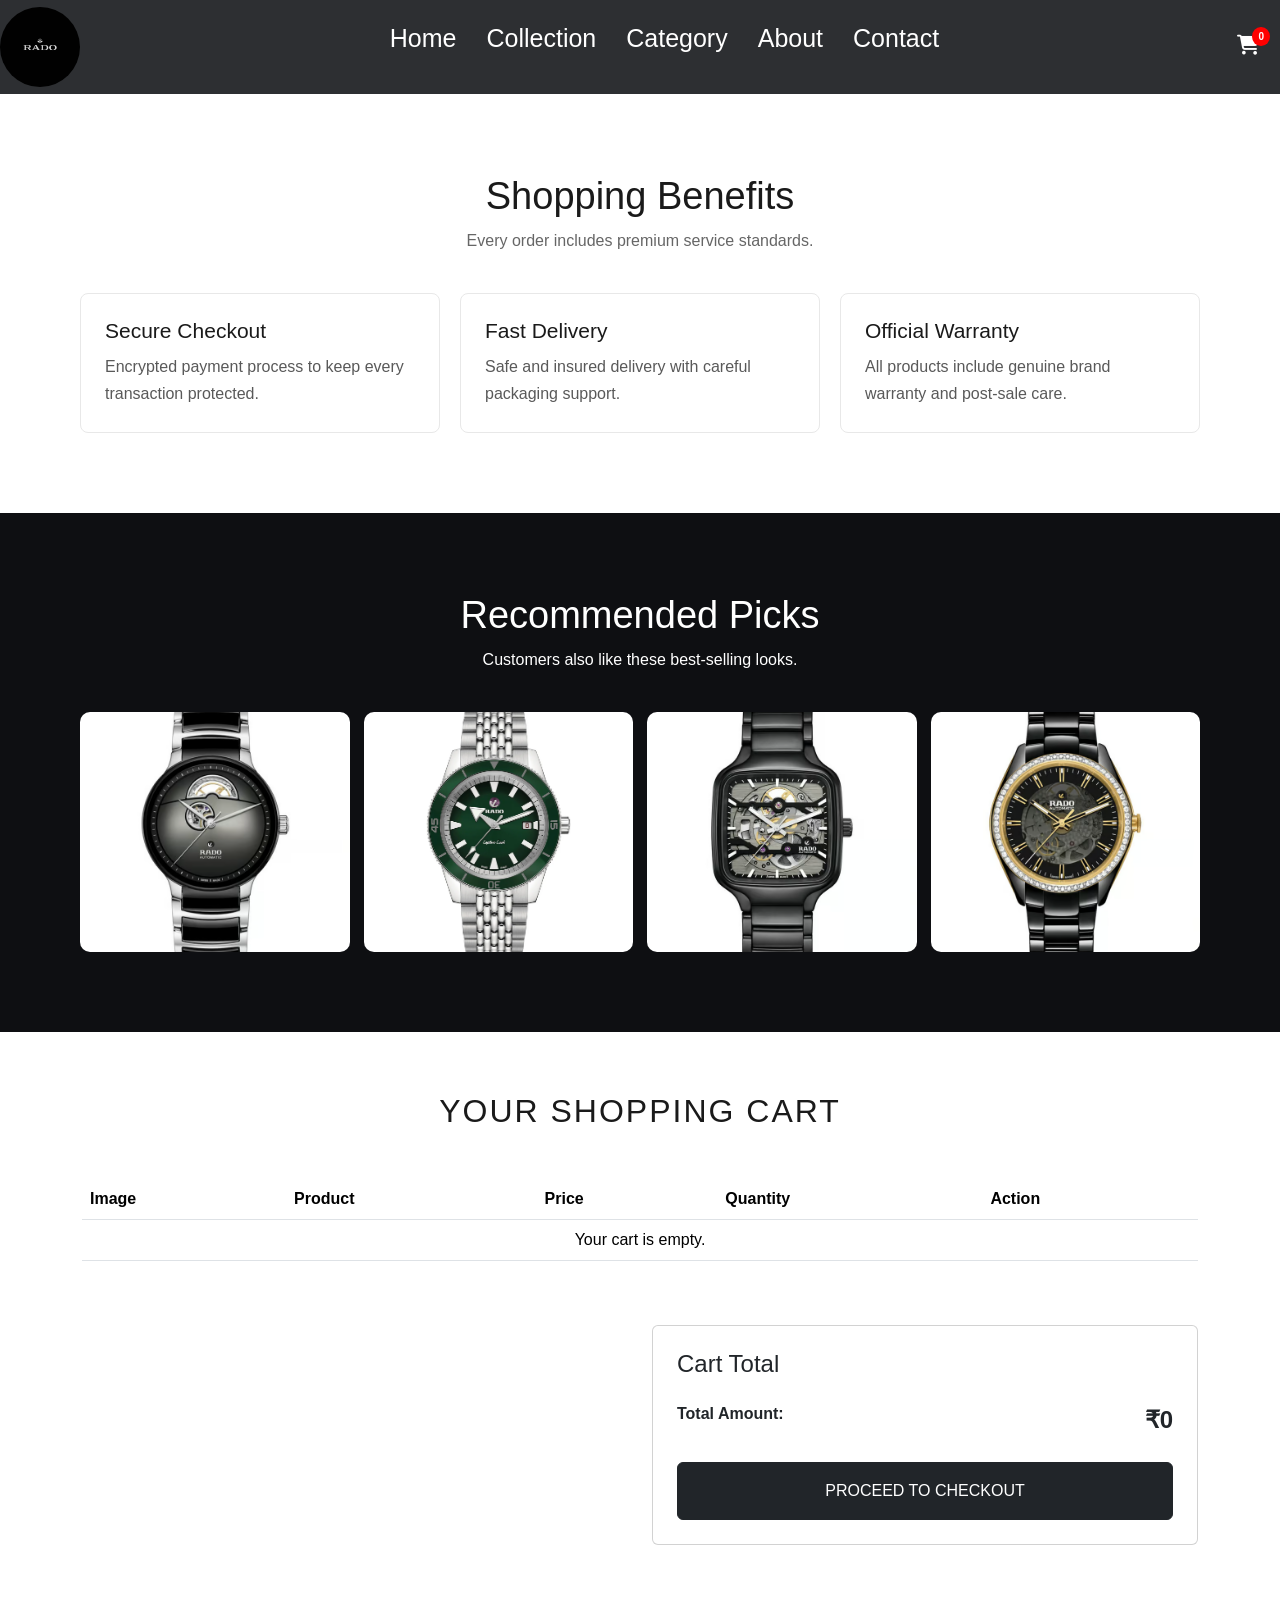
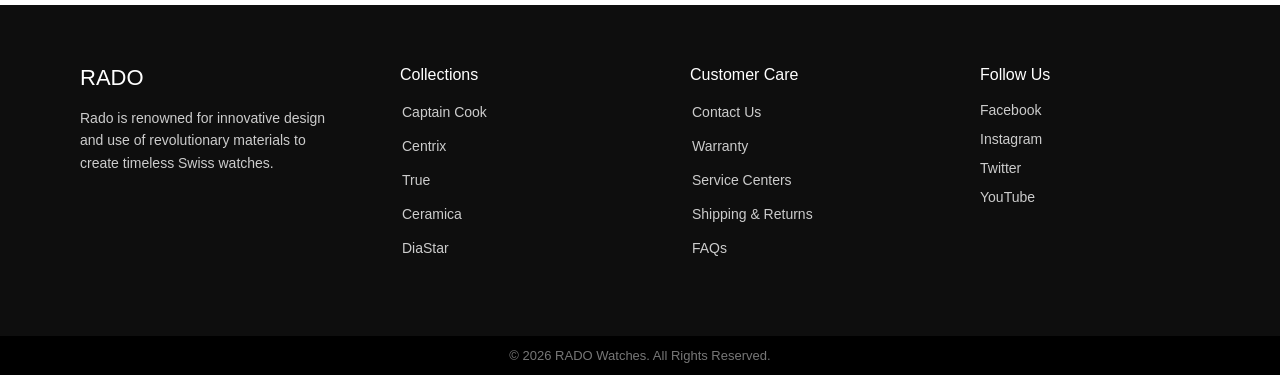
<file: cart.html>
<!DOCTYPE html>
<html lang="en">

<head>
    <meta charset="UTF-8">
    <meta name="viewport" content="width=device-width, initial-scale=1.0">
    <title>Your Cart | RADO</title>
    <link rel="stylesheet" href="style.css">
    <script src="https://code.jquery.com/jquery-3.7.1.min.js"></script>
    <link rel="stylesheet" href="https://cdnjs.cloudflare.com/ajax/libs/font-awesome/6.5.1/css/all.min.css">
    <link rel="stylesheet" href="bootstrap-5.3.8-dist/bootstrap-5.3.8-dist/css/bootstrap.min.css">
    <script src="bootstrap-5.3.8-dist/bootstrap-5.3.8-dist/js/bootstrap.bundle.min.js"></script>
</head>

<body class="inner-long-page">

    <div class="nav">
        <img src="img/RADO_LOGO.jpg" alt="Logo" class="img-logo">
        <ul class="menu">
            <li><a href="Home.html">Home</a></li>
            <li><a href="Collection.html">Collection</a></li>
            <li><a href="category.html">Category</a></li>
            <li><a href="About.html">About</a></li>
            <li><a href="contact.html">Contact</a></li>
        </ul>
        <div class="cart-icon-container">
            <a href="cart.html" class="cart-link">
                <i class="fa-solid fa-cart-shopping" style="font-size: 20px;"></i>
                <span class="cart-count">0</span>
            </a>
        </div>
        <i class="fa-solid fa-bars ham-burger"></i>
    </div>

    <section class="section-wrap light-bg">
        <div class="section-heading">
            <h2>Shopping Benefits</h2>
            <p>Every order includes premium service standards.</p>
        </div>
        <div class="inner-info-grid">
            <article class="inner-info-card">
                <h3>Secure Checkout</h3>
                <p>Encrypted payment process to keep every transaction protected.</p>
            </article>
            <article class="inner-info-card">
                <h3>Fast Delivery</h3>
                <p>Safe and insured delivery with careful packaging support.</p>
            </article>
            <article class="inner-info-card">
                <h3>Official Warranty</h3>
                <p>All products include genuine brand warranty and post-sale care.</p>
            </article>
        </div>
    </section>

    <section class="section-wrap dark-bg">
        <div class="section-heading white-text">
            <h2>Recommended Picks</h2>
            <p>Customers also like these best-selling looks.</p>
        </div>
        <div class="gallery-grid">
            <img src="img/centrix.avif" alt="Centrix recommendation">
            <img src="img/capitalTook.webp" alt="Captain Cook recommendation">
            <img src="img/true.avif" alt="True recommendation">
            <img src="img/hyperchrome.avif" alt="HyperChrome recommendation">
        </div>
    </section>

    <div class="container cart-container">
        <h2 class="cart-title">YOUR SHOPPING CART</h2>

        <div class="table-responsive">
            <table class="table align-middle">
                <thead>
                    <tr>
                        <th>Image</th>
                        <th>Product</th>
                        <th>Price</th>
                        <th>Quantity</th>
                        <th>Action</th>
                    </tr>
                </thead>
                <tbody id="cart-items">
                    <!-- Cart items will be injected here -->
                </tbody>
            </table>
        </div>

        <div class="row mt-5">
            <div class="col-md-6 offset-md-6">
                <div class="card p-4">
                    <h4 class="mb-4">Cart Total</h4>
                    <div class="d-flex justify-content-between mb-4">
                        <span class="fw-bold">Total Amount:</span>
                        <span class="fw-bold fs-4" id="cart-total-price">₹0</span>
                    </div>
                    <button class="btn btn-dark w-100 py-3" onclick="alert('Proceeding to checkout...')">PROCEED TO
                        CHECKOUT</button>
                </div>
            </div>
        </div>

    </div>

    <footer class="rado-footer">
        <div class="footer-container">
            <!-- COLUMN 1 -->
            <div class="footer-col">
                <h3>RADO</h3>
                <p>
                    Rado is renowned for innovative design and use of revolutionary
                    materials to create timeless Swiss watches.
                </p>
            </div>
            <!-- COLUMN 2 -->
            <div class="footer-col">
                <h4>Collections</h4>
                <ul>
                    <li><a href="#">Captain Cook</a></li>
                    <li><a href="#">Centrix</a></li>
                    <li><a href="#">True</a></li>
                    <li><a href="#">Ceramica</a></li>
                    <li><a href="#">DiaStar</a></li>
                </ul>
            </div>
            <!-- COLUMN 3 -->
            <div class="footer-col">
                <h4>Customer Care</h4>
                <ul>
                    <li><a href="#">Contact Us</a></li>
                    <li><a href="#">Warranty</a></li>
                    <li><a href="#">Service Centers</a></li>
                    <li><a href="#">Shipping & Returns</a></li>
                    <li><a href="#">FAQs</a></li>
                </ul>
            </div>
            <!-- COLUMN 4 -->
            <div class="footer-col">
                <h4>Follow Us</h4>
                <div class="social-icons">
                    <a href="#">Facebook</a>
                    <a href="#">Instagram</a>
                    <a href="#">Twitter</a>
                    <a href="#">YouTube</a>
                </div>
            </div>
        </div>
        <!-- COPYRIGHT -->
        <div class="footer-bottom">
            © 2026 RADO Watches. All Rights Reserved.
        </div>
    </footer>

    <script src="script.js"></script>
</body>

</html>
</file>
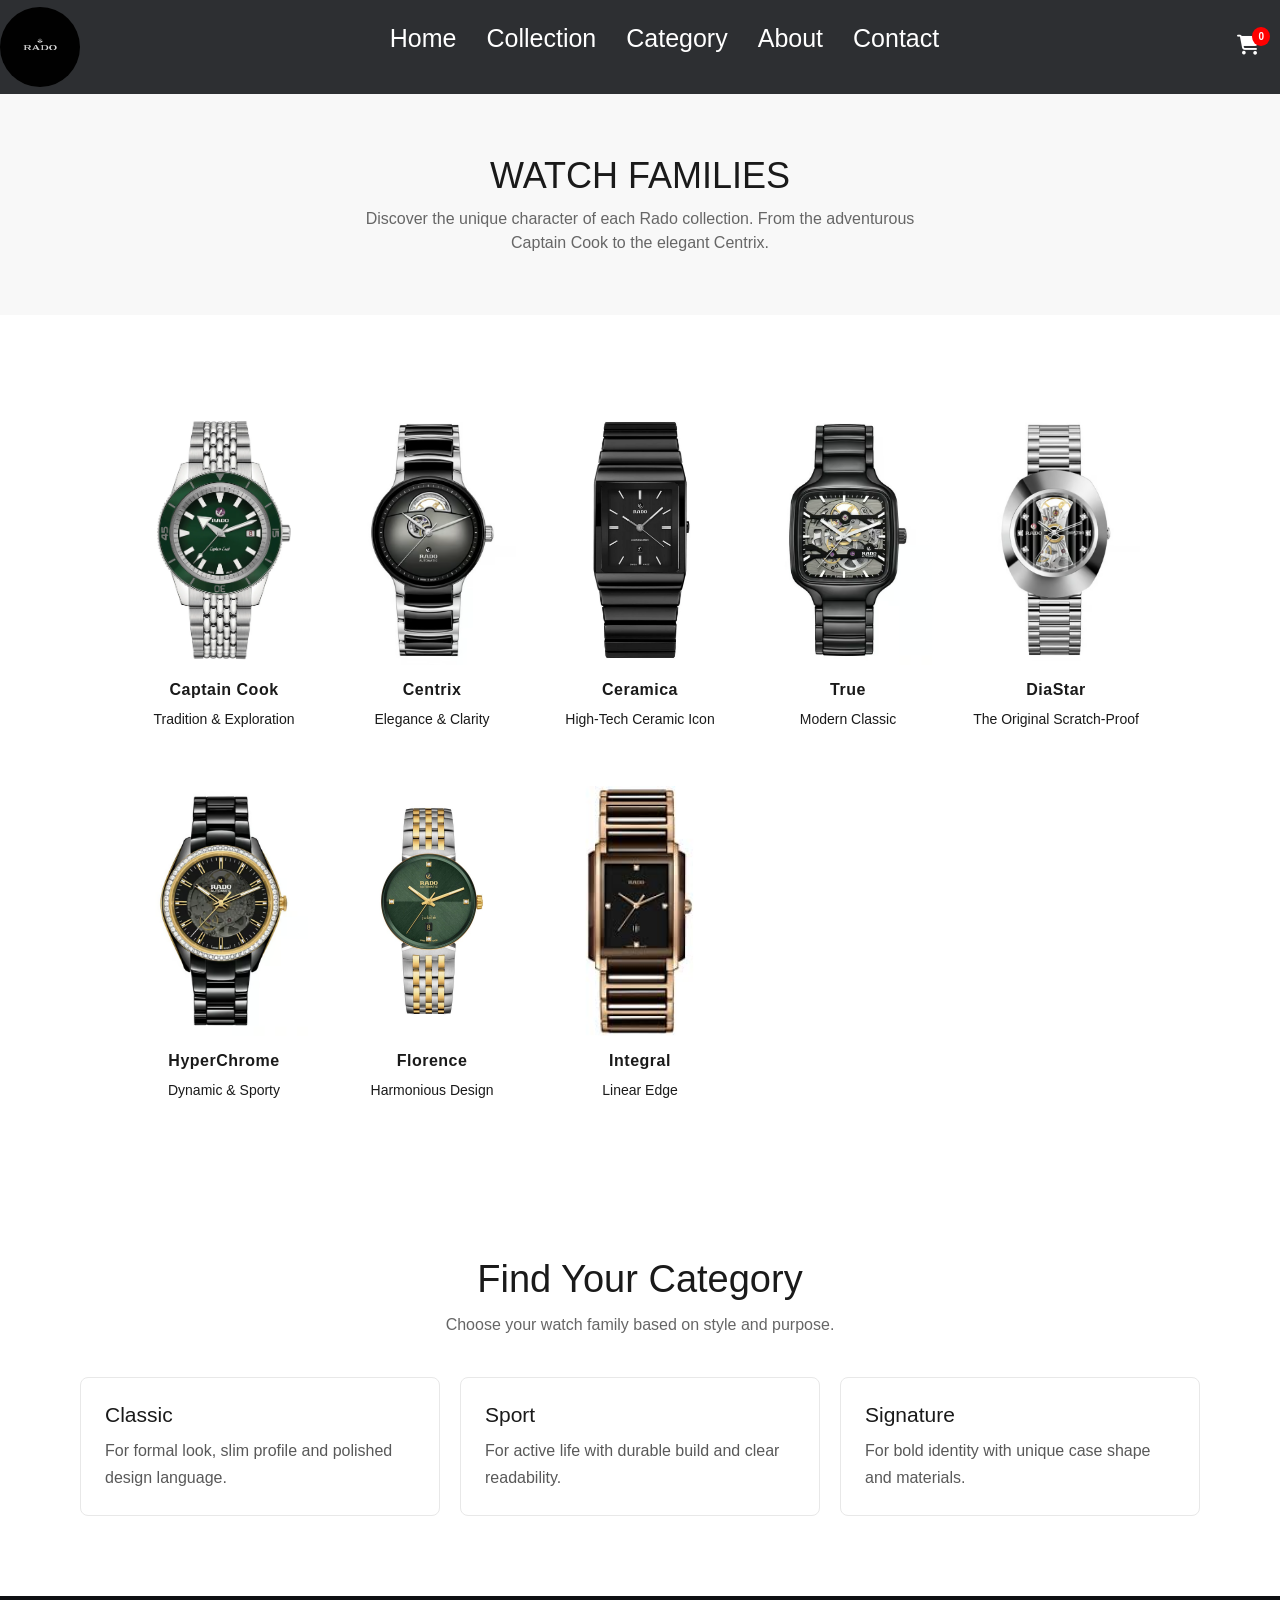
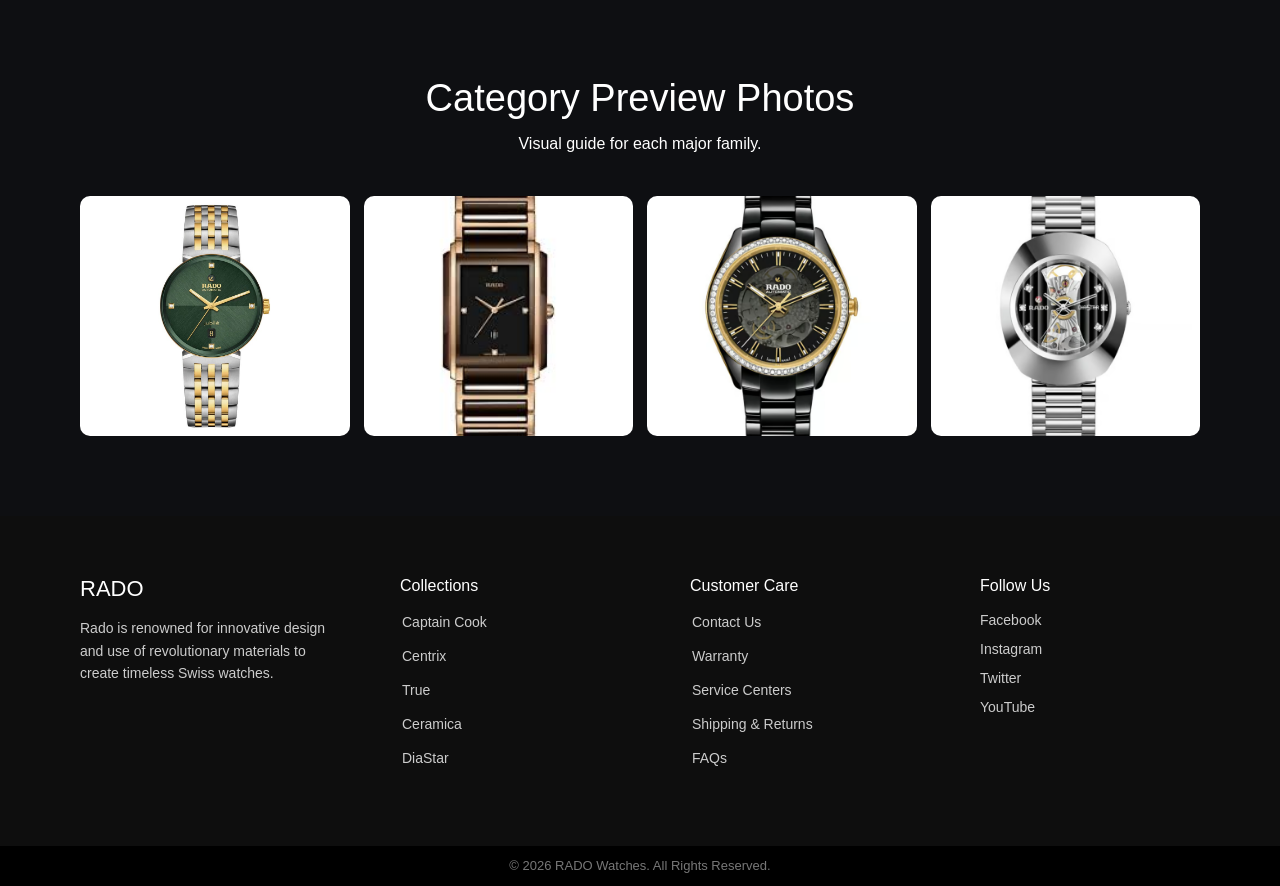
<file: category.html>
<!DOCTYPE html>
<html lang="en">

<head>
    <meta charset="UTF-8">
    <meta name="viewport" content="width=device-width, initial-scale=1.0">
    <title>Categories | RADO</title>
    <link rel="stylesheet" href="style.css">
    <script src="https://code.jquery.com/jquery-3.7.1.min.js"></script>
    <link rel="stylesheet" href="https://cdnjs.cloudflare.com/ajax/libs/font-awesome/6.5.1/css/all.min.css">
    <link rel="stylesheet" href="bootstrap-5.3.8-dist/bootstrap-5.3.8-dist/css/bootstrap.min.css">
    <script src="bootstrap-5.3.8-dist/bootstrap-5.3.8-dist/js/bootstrap.bundle.min.js"></script>
</head>

<body class="inner-long-page">

    <div class="nav">
        <img src="img/RADO_LOGO.jpg" alt="Logo" class="img-logo">
        <ul class="menu">
            <li><a href="Home.html">Home</a></li>
            <li><a href="Collection.html">Collection</a></li>
            <li><a href="category.html">Category</a></li>
            <li><a href="About.html">About</a></li>
            <li><a href="contact.html">Contact</a></li>
        </ul>
        <div class="cart-icon-container">
            <a href="cart.html" class="cart-link">
                <i class="fa-solid fa-cart-shopping" style="font-size: 20px;"></i>
                <span class="cart-count">0</span>
            </a>
        </div>
        <i class="fa-solid fa-bars ham-burger"></i>
    </div>

    <div class="category-hero">
        <h1>WATCH FAMILIES</h1>
        <p>Discover the unique character of each Rado collection. From the adventurous Captain Cook to the elegant
            Centrix.</p>
    </div>

    <!-- RADO COLLECTION SECTION -->
    <section class="rado-collections">

        <div class="collection-grid">

            <div class="collection-card">
                <img src="img/capitalTook.webp" alt="Captain Cook">
                <h3>Captain Cook</h3>
                <p>Tradition & Exploration</p>
            </div>

            <div class="collection-card">
                <img src="img/centrix.avif" alt="Centrix">
                <h3>Centrix</h3>
                <p>Elegance & Clarity</p>
            </div>

            <div class="collection-card">
                <img src="img/caramica.webp" alt="Ceramica">
                <h3>Ceramica</h3>
                <p>High-Tech Ceramic Icon</p>
            </div>

            <div class="collection-card">
                <img src="img/true.avif" alt="True">
                <h3>True</h3>
                <p>Modern Classic</p>
            </div>

            <div class="collection-card">
                <img src="img/diastar.avif" alt="DiaStar">
                <h3>DiaStar</h3>
                <p>The Original Scratch-Proof</p>
            </div>

            <div class="collection-card">
                <img src="img/hyperchrome.avif" alt="HyperChrome">
                <h3>HyperChrome</h3>
                <p>Dynamic & Sporty</p>
            </div>

            <div class="collection-card">
                <img src="img/florence.jpg" alt="Florence">
                <h3>Florence</h3>
                <p>Harmonious Design</p>
            </div>

            <div class="collection-card">
                <img src="img/integral.jpg" alt="Integral">
                <h3>Integral</h3>
                <p>Linear Edge</p>
            </div>

        </div>

    </section>

    <section class="section-wrap light-bg">
        <div class="section-heading">
            <h2>Find Your Category</h2>
            <p>Choose your watch family based on style and purpose.</p>
        </div>
        <div class="inner-info-grid">
            <article class="inner-info-card">
                <h3>Classic</h3>
                <p>For formal look, slim profile and polished design language.</p>
            </article>
            <article class="inner-info-card">
                <h3>Sport</h3>
                <p>For active life with durable build and clear readability.</p>
            </article>
            <article class="inner-info-card">
                <h3>Signature</h3>
                <p>For bold identity with unique case shape and materials.</p>
            </article>
        </div>
    </section>

    <section class="section-wrap dark-bg">
        <div class="section-heading white-text">
            <h2>Category Preview Photos</h2>
            <p>Visual guide for each major family.</p>
        </div>
        <div class="gallery-grid">
            <img src="img/florence.jpg" alt="Florence category">
            <img src="img/integral.jpg" alt="Integral category">
            <img src="img/hyperchrome.avif" alt="HyperChrome category">
            <img src="img/diastar.avif" alt="DiaStar category">
        </div>
    </section>

    <footer class="rado-footer">

        <div class="footer-container">

            <!-- COLUMN 1 -->
            <div class="footer-col">
                <h3>RADO</h3>
                <p>
                    Rado is renowned for innovative design and use of revolutionary
                    materials to create timeless Swiss watches.
                </p>
            </div>

            <!-- COLUMN 2 -->
            <div class="footer-col">
                <h4>Collections</h4>
                <ul>
                    <li><a href="#">Captain Cook</a></li>
                    <li><a href="#">Centrix</a></li>
                    <li><a href="#">True</a></li>
                    <li><a href="#">Ceramica</a></li>
                    <li><a href="#">DiaStar</a></li>
                </ul>
            </div>

            <!-- COLUMN 3 -->
            <div class="footer-col">
                <h4>Customer Care</h4>
                <ul>
                    <li><a href="#">Contact Us</a></li>
                    <li><a href="#">Warranty</a></li>
                    <li><a href="#">Service Centers</a></li>
                    <li><a href="#">Shipping & Returns</a></li>
                    <li><a href="#">FAQs</a></li>
                </ul>
            </div>

            <!-- COLUMN 4 -->
            <div class="footer-col">
                <h4>Follow Us</h4>
                <div class="social-icons">
                    <a href="#">Facebook</a>
                    <a href="#">Instagram</a>
                    <a href="#">Twitter</a>
                    <a href="#">YouTube</a>
                </div>
            </div>

        </div>

        <!-- COPYRIGHT -->
        <div class="footer-bottom">
            © 2026 RADO Watches. All Rights Reserved.
        </div>

    </footer>

    <script src="script.js"></script>
</body>

</html>
</file>
<file: style.css>
* {
    margin: 0;
    padding: 0;
    box-sizing: border-box;
}

html {
    overflow-x: hidden;
}

body {
    overflow-x: hidden;
    width: 100%;
}

img {
    max-width: 100%;
    height: auto;
}

.img-logo {
    height: 80px;
    width: 80px;
    border-radius: 50%;
}

.nav {
    display: flex;
    align-items: center;
    justify-content: space-between;
    background-color: rgb(45, 47, 50);
    padding: 5px 20px;
    position: relative;
    flex-wrap: wrap;
    gap: 10px;
}

.menu {
    list-style: none;
    display: flex;
}

.menu :hover {
    color: rgb(180, 180, 180);
}

.menu li a {
    text-decoration: none;
    color: #ffffff;
    font-size: 25px;
    padding: 15px;
    display: block;
}

.ham-burger {
    font-size: 25px;
    display: none !important;
    color: rgb(230, 230, 230);
    /* Visible on dark navbar */
    cursor: pointer;
}

.content {
    padding: 25px;
    text-align: center;
    color: rgb(90, 90, 90);
}

.ab-img {
    padding: 25px;
}

about.p {
    padding: 25px;

}

/* TRENDING SECTION */
.trending {
    padding: 70px 90px;
    background-color: #fff;
}

.trending-header {
    display: flex;
    justify-content: space-between;
    align-items: center;
    margin-bottom: 35px;
}

.trending-header h2 {
    font-size: 18px;
    letter-spacing: 1px;
    font-weight: 600;
}

.view-all {
    text-decoration: none;
    font-size: 14px;
    color: #000;
    font-weight: 500;
}

.view-all:hover {
    text-decoration: underline;
}

/* CARDS GRID */
.trending-cards {
    display: grid;
    grid-template-columns: repeat(4, 1fr);
    gap: 30px;
}

/* SINGLE CARD */
.card {
    position: relative;
    overflow: hidden;
    cursor: pointer;
}

.card img {
    width: 100%;
    height: 420px;
    object-fit: cover;
    display: block;
}

/* TEXT OVER IMAGE */
.card-content {
    position: absolute;
    bottom: 0;
    left: 0;
    width: 100%;
    padding: 18px;
    background: linear-gradient(to top, rgba(0, 0, 0, 0.8), transparent);
    color: #fff;
}

.card-content h3 {
    font-size: 16px;
    line-height: 1.4;
    margin-bottom: 8px;
}

.card-content span {
    font-size: 13px;
    color: #ddd;
}

/* HOVER EFFECT */
.card:hover img {
    transform: scale(1.05);
    transition: 0.4s ease;
}

/* RESPONSIVE */
@media (max-width: 992px) {
    .trending-cards {
        grid-template-columns: repeat(2, 1fr);
    }
}

@media (max-width: 576px) {
    .trending {
        padding: 40px 20px;
    }

    .trending-cards {
        grid-template-columns: 1fr;
    }

    .card img {
        height: 320px;
    }
}

@media screen and (min-width: 769px) {
    .menu {
        display: flex !important;
        position: static;
        flex-direction: row;
    }
}

@media screen and (max-width: 768px) {
    .ham-burger {
        display: block !important;
        order: 3;
        margin-left: auto;
    }

    .cart-icon-container {
        order: 2;
    }

    .img-logo {
        height: 55px;
        width: 55px;
    }

    .menu {
        position: absolute;
        top: 100%;
        left: 0;
        width: 100%;
        background: rgb(45, 47, 50);
        flex-direction: column;
        display: none;
        z-index: 1000;
        box-shadow: 0 6px 12px rgba(0, 0, 0, 0.3);
        order: 4;
    }

    .menu li {
        border-bottom: 1px solid rgba(255, 255, 255, 0.1);
    }

    .menu li a {
        font-size: 18px;
        padding: 14px 20px;
    }

    .cart-link {
        margin-left: 0;
    }
}



/* FOOTER */
.rado-footer {
    background-color: #0e0e0e;
    color: #ccc;
    font-family: 'Poppins', sans-serif;
}

/* FOOTER CONTENT */
.footer-container {
    display: grid;
    grid-template-columns: repeat(4, 1fr);
    gap: 40px;
    padding: 60px 80px;
}

.footer-col h3 {
    font-size: 22px;
    color: #fff;
    margin-bottom: 15px;
}

.footer-col h4 {
    font-size: 16px;
    color: #fff;
    margin-bottom: 15px;
    margin-left: 30px;
}

.footer-col p {
    font-size: 14px;
    line-height: 1.6;
}

.footer-col ul {
    list-style: none;
}

.footer-col ul li {
    margin-bottom: 10px;
}

.footer-col ul li a {
    text-decoration: none;
    color: #ccc;
    font-size: 14px;
    transition: color 0.3s;
}

.footer-col ul li a:hover {
    color: #fff;
}

/* SOCIAL */
.social-icons a {
    display: block;
    text-decoration: none;
    color: #ccc;
    margin-bottom: 8px;
    font-size: 14px;
    margin-left: 30px;
}

/* BOTTOM BAR */
.footer-bottom {
    text-align: center;
    padding: 10px;
    font-size: 13px;
    background-color: #000;
    color: #777;
}

/* RESPONSIVE */
@media (max-width: 900px) {
    .footer-container {
        grid-template-columns: repeat(2, 1fr);
        padding: 40px;
    }
}

@media (max-width: 500px) {
    .footer-container {
        grid-template-columns: 1fr;
        text-align: center;
    }

    .social-icons a {
        display: inline-block;
        margin: 0 10px;
    }
}


/* Collection Page */

/* COLLECTION SECTION */
.rado-collections {
    padding: 60px 80px;
    background-color: #fff;
}

.section-title {
    font-size: 22px;
    margin-bottom: 30px;
    font-weight: 600;
    letter-spacing: 1px;
}

/* GRID */
.collection-grid {
    display: grid;
    grid-template-columns: repeat(5, 1fr);
    gap: 30px;
}

/* CARD */
.collection-card {
    text-align: center;
    cursor: pointer;
}

.collection-card img {
    width: 100%;
    height: 180px;
    object-fit: cover;
    border-radius: 12px;
    transition: transform 0.3s ease;
}

.collection-card p {
    margin-top: 10px;
    font-size: 14px;
    font-weight: 500;
}

/* HOVER EFFECT */
.collection-card:hover img {
    transform: scale(1.05);
}

/* RESPONSIVE */
@media (max-width: 1024px) {
    .collection-grid {
        grid-template-columns: repeat(3, 1fr);
    }
}

@media (max-width: 600px) {
    .collection-grid {
        grid-template-columns: repeat(2, 1fr);
    }

    .rado-collections {
        padding: 40px 20px;
    }
}



/* about us */

.about-section {
    display: flex;
    align-items: center;
    justify-content: space-between;
    padding: 50px 50px;
    gap: 80px;
}

.about-text {
    width: 50%;
}

.about-text h1 {
    font-size: 50px;
    margin-bottom: 50px;
    color: rgb(20, 20, 20);
}

.about-text p {
    font-size: 18px;
    line-height: 1.7;
    color: rgb(90, 90, 90);
    margin-bottom: 18px;
}

.about-image {
    width: 70%;
}

.about-image img {
    width: 100%;
    border-radius: 6px;
    object-fit: cover;
}



/* category page */



/* Rado collection */
body {
    margin: 0;
    font-family: Arial, sans-serif;
    background: #fff;
}

.page-title {
    padding: 30px 50px;
    font-size: 22px;
}

.product-grid {
    display: grid;
    grid-template-columns: repeat(auto-fit, minmax(220px, 1fr));
    gap: 30px;
    padding: 0 50px 50px;
}

.product-card {
    position: relative;
    padding: 20px;
    background: #fafafa;
    text-align: left;
    transition: 0.3s;
}

.product-card:hover {
    box-shadow: 0 10px 25px rgba(0, 0, 0, 0.12);
}

.product-card img {
    width: 100%;
    max-height: 220px;
    object-fit: contain;
    margin-bottom: 15px;
}

.product-card h4 {
    margin: 0;
    font-size: 13px;
    color: #777;
}

.model {
    margin: 5px 0;
    font-size: 14px;
}

.price {
    font-size: 14px;
    font-weight: bold;
}

.price span {
    font-size: 11px;
    font-weight: normal;
    color: #666;
}

/* NEW badge */
.badge {
    position: absolute;
    top: 10px;
    left: 10px;
    font-size: 11px;
    font-weight: bold;
}

/* Heart icon */
.heart {
    position: absolute;
    top: 10px;
    right: 10px;
    font-size: 18px;
    cursor: pointer;
}



/*contact page */
/* CONTACT PAGE */
.contact-section {
    padding: 80px;
    background-color: #fff;
    font-family: 'Poppins', sans-serif;
}

.contact-section h1 {
    font-family: 'Playfair Display', serif;
    font-size: 42px;
    margin-bottom: 10px;
}

.contact-subtitle {
    font-size: 16px;
    margin-bottom: 40px;
    color: #555;
}

/* LAYOUT */
.contact-container {
    display: grid;
    grid-template-columns: 1fr 1fr;
    gap: 60px;
}

/* INFO */
.contact-info h3 {
    font-size: 22px;
    margin-bottom: 20px;
}

.contact-info p {
    margin-bottom: 12px;
    font-size: 15px;
}

/* FORM */
.contact-form input,
.contact-form textarea {
    width: 100%;
    padding: 12px;
    margin-bottom: 15px;
    border: 1px solid #ccc;
    font-size: 14px;
}

.contact-form button {
    background-color: #000;
    color: #fff;
    padding: 12px 30px;
    border: none;
    cursor: pointer;
    font-size: 14px;
}

.contact-form button:hover {
    background-color: #333;
}

/* RESPONSIVE */
@media (max-width: 768px) {
    .contact-section {
        padding: 40px 20px;
    }

    .contact-container {
        grid-template-columns: 1fr;
    }
}

/* Update existing CSS and add new styles */

/* Product Grid Enhancements */
.product-grid {
    display: grid;
    grid-template-columns: repeat(auto-fit, minmax(280px, 1fr));
    gap: 40px;
    padding: 40px 80px;
}

.product-card {
    position: relative;
    padding: 20px;
    background: #ffffff;
    border: 1px solid #f0f0f0;
    border-radius: 8px;
    text-align: left;
    transition: all 0.3s ease;
    overflow: hidden;
}

.product-card:hover {
    box-shadow: 0 15px 30px rgba(0, 0, 0, 0.1);
    transform: translateY(-5px);
    border-color: #ddd;
}

.product-card img {
    width: 100%;
    height: 250px;
    object-fit: contain;
    margin-bottom: 20px;
    transition: transform 0.5s ease;
}

.product-card:hover img {
    transform: scale(1.08);
}

.product-info {
    padding: 10px 0;
}

.product-card h4 {
    margin: 0;
    font-size: 14px;
    color: #888;
    letter-spacing: 1px;
    text-transform: uppercase;
}

.model {
    margin: 5px 0 10px;
    font-size: 18px;
    font-weight: 600;
    color: #222;
}

.details-list {
    list-style: none;
    padding: 0;
    margin: 10px 0 20px;
    font-size: 12px;
    color: #666;
}

.details-list li {
    margin-bottom: 4px;
    display: flex;
    align-items: center;
}

.details-list li i {
    width: 20px;
    color: #999;
}

.price {
    font-size: 16px;
    font-weight: bold;
    color: #000;
    margin-bottom: 15px;
}

.price span {
    font-size: 12px;
    font-weight: normal;
    color: #777;
    display: block;
}

/* Add to Cart Button */
.add-to-cart-btn {
    width: 100%;
    padding: 12px;
    background-color: #111;
    color: white;
    border: none;
    text-transform: uppercase;
    font-size: 12px;
    font-weight: 600;
    letter-spacing: 1px;
    cursor: pointer;
    transition: background 0.3s;
    border-radius: 4px;
}

.add-to-cart-btn:hover {
    background-color: #444;
}

.add-to-cart-btn i {
    margin-right: 8px;
}

/* Category Page Improvements */
.category-hero {
    text-align: center;
    padding: 60px 20px;
    background: #f8f8f8;
    margin-bottom: 40px;
}

.category-hero h1 {
    font-size: 36px;
    margin-bottom: 10px;
}

.category-hero p {
    color: #666;
    max-width: 600px;
    margin: 0 auto;
}

.collection-grid {
    gap: 40px;
    padding: 0 60px;
}

.collection-card img {
    height: 250px;
    /* Taller images */
    object-fit: cover;
    border-radius: 0;
    /* Cleaner look */
}

.collection-card h3 {
    margin-top: 15px;
    font-size: 16px;
    font-weight: 600;
    letter-spacing: 0.5px;
}

.collection-card:hover h3 {
    color: #555;
}

/* =========================================
   GLOBAL COMPONENTS (Navigation, Icons)
   ========================================= */
.cart-icon-container {
    display: flex;
    align-items: center;
}

.cart-link {
    text-decoration: none;
    color: white;
    margin-left: 20px;
    position: relative;
    display: inline-block;
}

.cart-count {
    position: absolute;
    top: -8px;
    right: -10px;
    background: red;
    color: white;
    border-radius: 50%;
    padding: 2px 6px;
    font-size: 10px;
    font-weight: bold;
}

/* =========================================
   HOME PAGE (Home.html / index.html)
   ========================================= */
.carousel-img {
    height: 650px;
    width: 100%;
}

/* =========================================
   COLLECTION PAGE (Collection.html)
   ========================================= */
.collection-page-title {
    text-align: center;
    margin-top: 20px;
    font-weight: 700;
}

.collection-subtitle {
    text-align: center;
    color: #666;
    margin-bottom: 40px;
}

.badge-new {
    background: none;
    color: #000;
    border: 1px solid #000;
    padding: 2px 6px;
}

/* =========================================
   CART PAGE (cart.html)
   ========================================= */
.cart-container {
    padding: 60px 0;
    min-height: 60vh;
}

.cart-title {
    text-align: center;
    margin-bottom: 3rem;
    letter-spacing: 2px;
}

.cart-item-img {
    width: 50px;
    height: 50px;
    object-fit: contain;
}

.empty-cart-msg {
    text-align: center;
    padding: 20px;
}

/* =========================================
   LONG HOME PAGE (Home.html)
   ========================================= */
.home-long-page {
    font-family: 'Poppins', Arial, sans-serif;
    color: #1a1a1a;
    background-color: #ffffff;
}

.inner-long-page {
    font-family: 'Poppins', Arial, sans-serif;
    color: #1a1a1a;
    background-color: #ffffff;
}

.hero-long {
    min-height: 92vh;
    background-image: linear-gradient(to right, rgba(0, 0, 0, 0.72), rgba(0, 0, 0, 0.35)), url("img/Rado.jpg");
    background-size: cover;
    background-position: center;
    display: flex;
    align-items: center;
    padding: 40px 80px;
}

.hero-overlay {
    max-width: 640px;
    color: #ffffff;
}

.hero-kicker {
    text-transform: uppercase;
    letter-spacing: 2px;
    font-size: 13px;
    margin-bottom: 16px;
}

.hero-overlay h1 {
    font-size: clamp(34px, 5vw, 56px);
    line-height: 1.1;
    margin-bottom: 20px;
}

.hero-overlay p {
    font-size: 17px;
    line-height: 1.8;
    margin-bottom: 30px;
    color: #f2f2f2;
}

.hero-actions {
    display: flex;
    gap: 12px;
    flex-wrap: wrap;
}

.hero-btn {
    text-decoration: none;
    display: inline-block;
    padding: 12px 24px;
    border-radius: 3px;
    font-weight: 600;
    letter-spacing: 0.3px;
}

.primary-btn {
    background-color: #ffffff;
    color: #111111;
}

.secondary-btn {
    border: 1px solid #ffffff;
    color: #ffffff;
}

.section-wrap {
    padding: 80px 80px;
}

.light-bg {
    background-color: #ffffff;
}

.dark-bg {
    background-color: #0e0f12;
}

.section-heading {
    text-align: center;
    margin-bottom: 40px;
}

.section-heading h2 {
    font-size: clamp(26px, 4vw, 38px);
    margin-bottom: 10px;
}

.section-heading p {
    color: #666666;
    font-size: 16px;
}

.white-text h2,
.white-text p {
    color: #ffffff;
}

.feature-grid {
    display: grid;
    grid-template-columns: repeat(4, 1fr);
    gap: 24px;
}

.inner-info-grid {
    display: grid;
    grid-template-columns: repeat(3, 1fr);
    gap: 20px;
}

.inner-info-card {
    border: 1px solid #e8e8e8;
    border-radius: 8px;
    background: #ffffff;
    padding: 24px;
}

.inner-info-card h3 {
    margin-bottom: 10px;
    font-size: 21px;
}

.inner-info-card p {
    margin: 0;
    color: #595959;
    line-height: 1.7;
}

.feature-card {
    background-color: #f7f7f7;
    border-radius: 10px;
    padding: 28px 24px;
    text-align: center;
}

.feature-card i {
    font-size: 28px;
    margin-bottom: 16px;
}

.feature-card h3 {
    font-size: 19px;
    margin-bottom: 10px;
}

.feature-card p {
    color: #555555;
    line-height: 1.6;
}

.showcase-grid {
    display: grid;
    grid-template-columns: repeat(4, 1fr);
    gap: 24px;
}

.showcase-card {
    overflow: hidden;
    border-radius: 10px;
    background-color: #15171d;
}

.showcase-card img {
    width: 100%;
    height: 320px;
    object-fit: cover;
}

.showcase-content {
    padding: 18px;
}

.showcase-content h3 {
    color: #ffffff;
    font-size: 20px;
    margin-bottom: 6px;
}

.showcase-content p {
    color: #b9bec8;
    margin: 0;
}

.timeline-section {
    background-color: #f4f5f8;
}

.timeline-list {
    max-width: 860px;
    margin: 0 auto;
    display: grid;
    gap: 14px;
}

.timeline-item {
    background-color: #ffffff;
    border-left: 4px solid #111111;
    padding: 16px 18px;
    border-radius: 4px;
    display: grid;
    grid-template-columns: 110px 1fr;
    gap: 16px;
    align-items: center;
}

.timeline-item span {
    font-weight: 700;
    font-size: 20px;
}

.timeline-item p {
    margin: 0;
    color: #4d4d4d;
}

.photo-gallery-section {
    background-color: #ffffff;
}

.gallery-grid {
    display: grid;
    grid-template-columns: repeat(4, 1fr);
    gap: 14px;
}

.gallery-grid img {
    width: 100%;
    height: 240px;
    object-fit: cover;
    border-radius: 10px;
    transition: transform 0.3s ease;
}

.gallery-grid img:hover {
    transform: scale(1.02);
}

.testimonial-grid {
    display: grid;
    grid-template-columns: repeat(3, 1fr);
    gap: 20px;
}

.testimonial-card {
    border: 1px solid #ebebeb;
    border-radius: 8px;
    padding: 26px;
    background-color: #fcfcfc;
}

.testimonial-card img {
    width: 100%;
    height: 190px;
    object-fit: cover;
    border-radius: 6px;
    margin-bottom: 14px;
}

.testimonial-card p {
    font-size: 16px;
    line-height: 1.7;
}

.testimonial-card h4 {
    margin-top: 14px;
    font-size: 15px;
    color: #111111;
}

.faq-section {
    background-color: #f8f8f8;
}

.faq-list {
    max-width: 920px;
    margin: 0 auto;
    display: grid;
    gap: 10px;
}

.faq-list details {
    border: 1px solid #dddddd;
    border-radius: 6px;
    background-color: #ffffff;
    padding: 14px 18px;
}

.faq-list summary {
    cursor: pointer;
    font-weight: 600;
}

.faq-list p {
    margin-top: 10px;
    color: #555555;
}

.cta-section {
    text-align: center;
}

.cta-content {
    max-width: 780px;
    margin: 0 auto;
}

.cta-content h2 {
    color: #ffffff;
    margin-bottom: 10px;
    font-size: clamp(26px, 3.5vw, 42px);
}

.cta-content p {
    color: #c4cad5;
    margin-bottom: 22px;
}

.newsletter-form {
    display: flex;
    gap: 10px;
    justify-content: center;
    flex-wrap: wrap;
}

.newsletter-form input {
    min-width: 260px;
    max-width: 420px;
    width: 100%;
    border: 1px solid #525865;
    background-color: #101219;
    color: #ffffff;
    padding: 11px 14px;
}

.newsletter-form button {
    border: none;
    background-color: #ffffff;
    color: #111111;
    padding: 11px 20px;
    font-weight: 600;
    cursor: pointer;
}

@media (max-width: 1080px) {
    .feature-grid,
    .showcase-grid,
    .gallery-grid,
    .inner-info-grid {
        grid-template-columns: repeat(2, 1fr);
    }

    .section-wrap {
        padding: 60px 30px;
    }

    .hero-long {
        padding: 40px 30px;
    }
}

@media (max-width: 768px) {
    .hero-long {
        min-height: 70vh;
        padding: 30px 20px;
    }

    .hero-overlay p {
        font-size: 15px;
    }

    .feature-grid,
    .showcase-grid,
    .testimonial-grid,
    .gallery-grid,
    .inner-info-grid {
        grid-template-columns: 1fr;
    }

    .timeline-item {
        grid-template-columns: 1fr;
        gap: 6px;
    }

    .section-wrap {
        padding: 40px 20px;
    }

    .showcase-card img {
        height: 220px;
    }

    .gallery-grid img {
        height: 180px;
    }

    .carousel-img {
        height: 280px;
    }

    .about-section {
        flex-direction: column;
        padding: 30px 20px;
        gap: 30px;
    }

    .about-text,
    .about-image {
        width: 100%;
    }

    .about-text h1 {
        font-size: 32px;
        margin-bottom: 25px;
    }

    .about-text p {
        font-size: 16px;
    }

    .product-grid {
        padding: 20px 15px;
        grid-template-columns: 1fr;
        gap: 25px;
    }

    .collection-grid {
        padding: 0 15px;
        gap: 20px;
    }

    .rado-collections {
        padding: 30px 15px;
    }

    .page-title,
    .collection-page-title {
        padding: 20px 15px 10px;
        font-size: 18px;
    }

    .collection-subtitle {
        padding: 0 15px;
        font-size: 14px;
    }

    .category-hero {
        padding: 40px 20px;
    }

    .category-hero h1 {
        font-size: 26px;
    }

    .contact-section h1 {
        font-size: 30px;
    }

    .cart-container {
        padding: 30px 15px;
    }

    .cart-title {
        font-size: 22px;
    }

    .footer-col h4 {
        margin-left: 0;
    }

    .social-icons a {
        margin-left: 0;
    }

    .newsletter-form input {
        min-width: 100%;
    }

    .newsletter-form button {
        width: 100%;
    }
}

@media (max-width: 480px) {
    .menu li a {
        font-size: 16px;
        padding: 12px 16px;
    }

    .img-logo {
        height: 48px;
        width: 48px;
    }

    .collection-grid {
        grid-template-columns: 1fr;
    }

    .collection-card img {
        height: 200px;
    }

    .product-card img {
        height: 200px;
    }

    .trending {
        padding: 30px 15px;
    }

    .footer-container {
        padding: 30px 20px;
        gap: 25px;
    }
}

@media (min-width: 769px) and (max-width: 1024px) {
    .product-grid {
        padding: 30px 40px;
        grid-template-columns: repeat(2, 1fr);
    }

    .collection-grid {
        grid-template-columns: repeat(3, 1fr);
        padding: 0 30px;
    }

    .about-section {
        padding: 40px 30px;
        gap: 40px;
    }

    .about-text h1 {
        font-size: 38px;
    }
}
</file>
